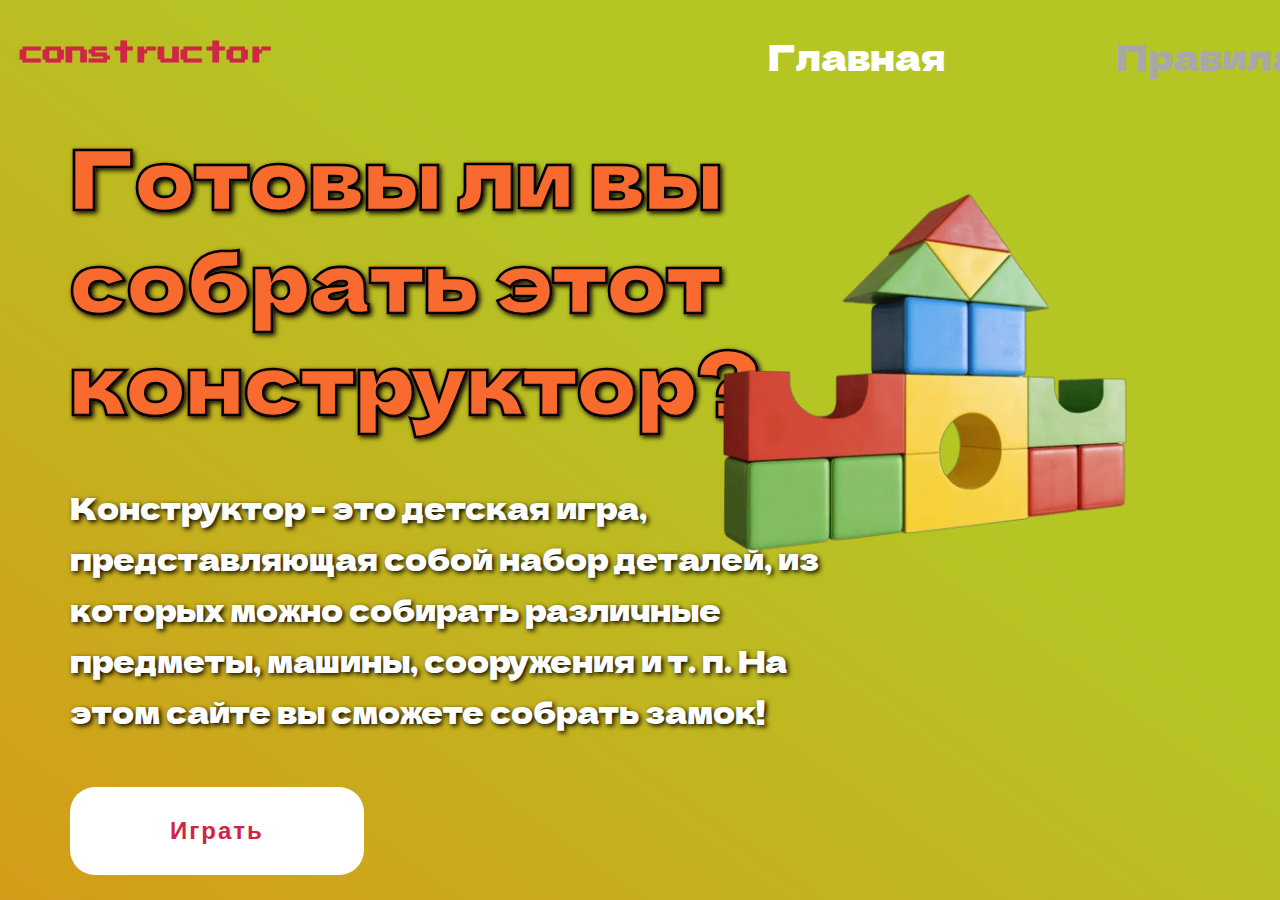
<file: index.html>
<!DOCTYPE html>
<html lang="ru">

<head>
    <meta charset="UTF-8">
    <meta name="viewport" content="width=device-width, initial-scale=1.0">
    <title>constructor</title>
    <link rel="stylesheet" href="css/42.css">
</head>
<body>
    <div class="wrapper">
        <header class="container">
            <span class="logo">constructor</span>
            <nav>
                <ul>
                    <li class="active"><a href="index.html">Главная</a></li>
                    <li><a href="rules.html">Правила</a></li>
                </ul>
            </nav>
        </header>

        <div class="hero container">
            <div class="hero--info">
                <h1>Готовы ли вы собрать этот конструктор?</h1>
                <p>
                    Конструктор - это детская игра, представляющая собой набор деталей, из которых можно собирать
                    различные предметы, машины, сооружения и т. п. На этом сайте вы сможете собрать замок!
                </p>
                <img src="img/castle78.png">
                <button class="btn" id="myButton">Играть</button>
                <div class="overlay" id="overlay">
                    <div class="window">
                        <p>Готовы перейти к игре, не читая правила?</p>
                        <div class="buttons">
                            <button class="yes" onclick="goToPage('play1.html')">Да</button>
                            <button class="no" onclick="goToPage('rules.html')">Нет</button>
                        </div>

                    </div>
                </div>
            </div>
        </div>
    </div>
    <script src="puzzle.js"></script>
</body>

</html>
</file>
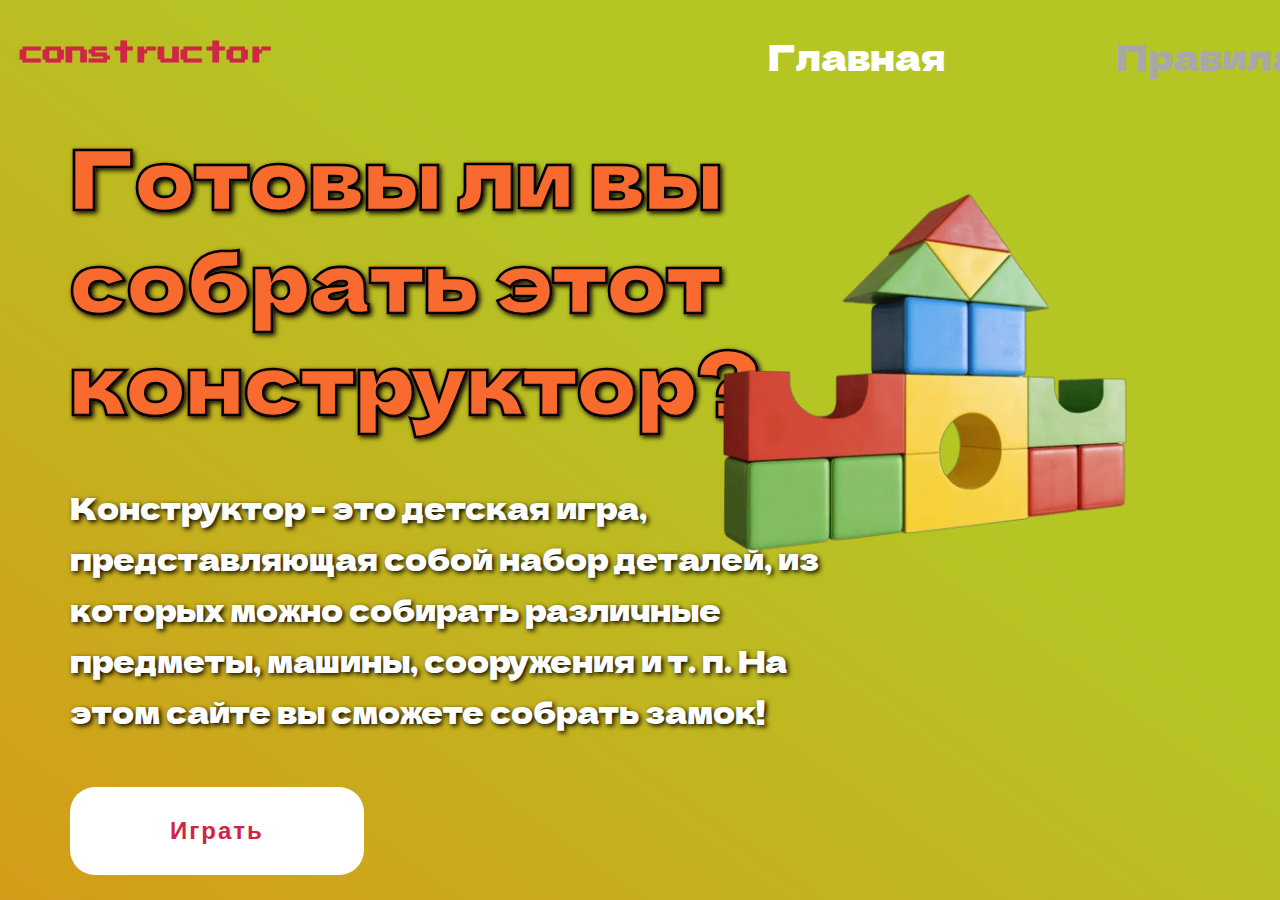
<file: main.html>
<!DOCTYPE html>
<html lang="ru">

<head>
    <meta charset="UTF-8">
    <meta name="viewport" content="width=device-width, initial-scale=1.0">
    <title>constructor</title>
    <link rel="stylesheet" href="css/42.css">
</head>
<body>
    <div class="wrapper">
        <header class="container">
            <span class="logo">constructor</span>
            <nav>
                <ul>
                    <li class="active"><a href="main.html">Главная</a></li>
                    <li><a href="rules.html">Правила</a></li>
                </ul>
            </nav>
        </header>

        <div class="hero container">
            <div class="hero--info">
                <h1>Готовы ли вы собрать этот конструктор?</h1>
                <p>
                    Конструктор - это детская игра, представляющая собой набор деталей, из которых можно собирать
                    различные предметы, машины, сооружения и т. п. На этом сайте вы сможете собрать замок!
                </p>
                <img src="img/castle78.png">
                <button class="btn" id="myButton">Играть</button>
                <div class="overlay" id="overlay">
                    <div class="window">
                        <p>Хотите ли вы сначала прочитать правила?</p>
                        <div class="buttons">
                            <button class="yes" onclick="goToPage('rules.html')">Да</button>
                            <button class="no" onclick="goToPage('play1.html')">Нет</button>
                        </div>

                    </div>
                </div>
            </div>
        </div>
    </div>
    <script src="puzzle.js"></script>
</body>

</html>
</file>
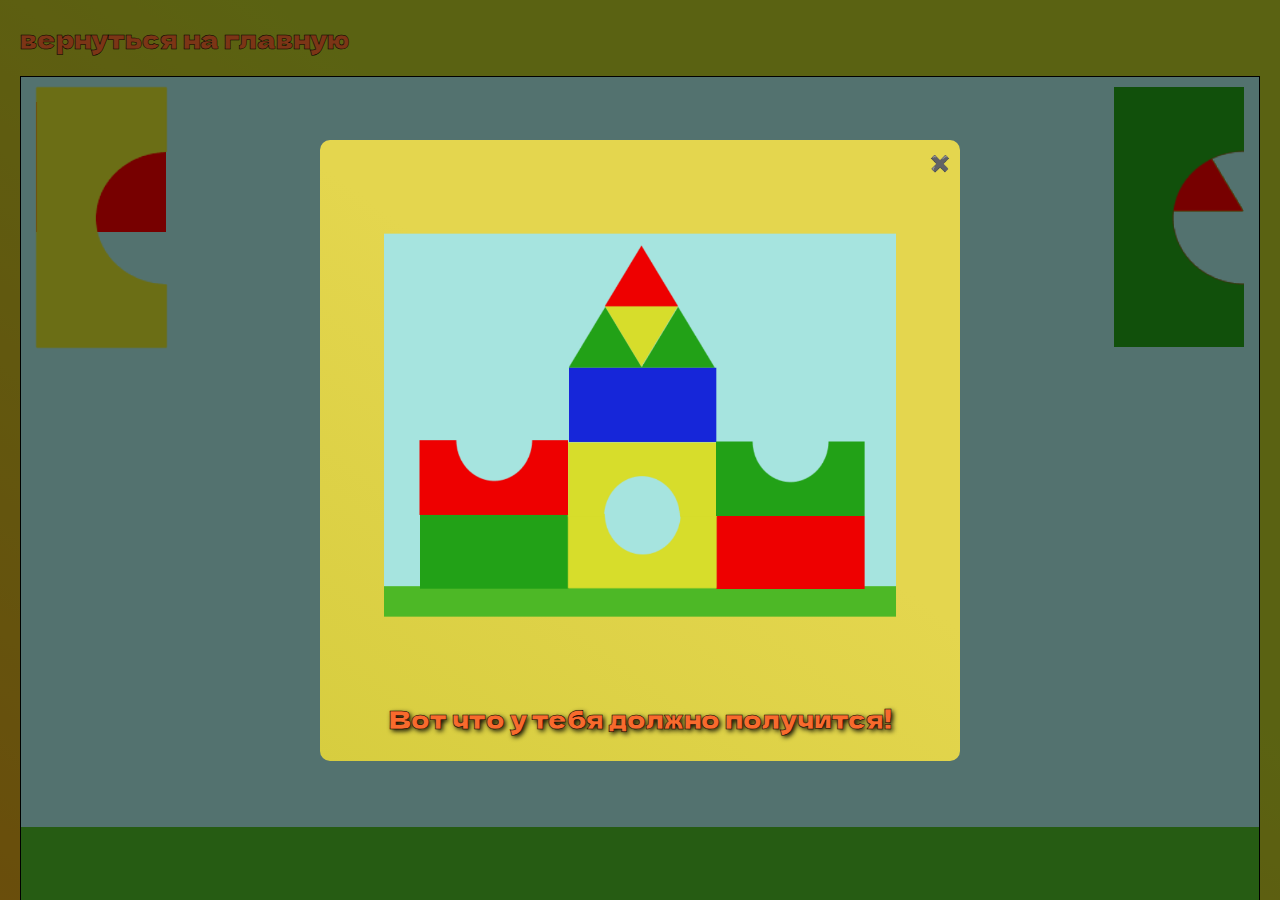
<file: play1.html>
<!DOCTYPE html> 
<html lang="ru"> 
<head> 
    <meta charset="UTF-8"> 
    <meta name="viewport" content="width=device-width, initial-scale=1.0"> 
    <title>puzzle</title> 
    <link rel="stylesheet" href="css/42.css"> 
</head> 
<body> 
    <div class="wrapper">
        <div class="back">
            <a href="index.html">вернуться на главную</a>
        </div>
        <div class="zons">
            <div class="play">
                <img src="img/Rectangle 38.png" alt="" class="left draggable" draggable="false">
                <img src="img/Rectangle 38.png" alt="" class="left draggable" draggable="false">
                <img src="img/Rectangle 36.png" alt="" class="left draggable" draggable="false">
                <img src="img/Rectangle 36.png" alt="" class="left draggable"  draggable="false">
                <img src="img/Rectangle 37.png" alt="" class="left draggable" draggable="false">
                <img src="img/Rectangle 37.png" alt="" class="left draggable" draggable="false">
                <img src="img/Subtract.png" alt="" class="left draggable" draggable="false">
                <img src="img/Subtract.png" alt="" class="left draggable" draggable="false">
                <img src="img/Polygon 3.png" alt="" class="right draggable" draggable="false">
                <img src="img/Polygon 3.png" alt="" class="right draggable" draggable="false">
                <img src="img/Polygon 2.png" alt="" class="right draggable" draggable="false">
                <img src="img/Polygon 4.png" alt="" class="right draggable" draggable="false">
                <img src="img/Subtract 1.png" alt="" class="right draggable" draggable="false">
                <img src="img/Subtract 2.png" alt="" class="right draggable" draggable="false">
                <div class="grass">
                    <button class="button begin" id="begin">Начать</button>
                    <button class="button mix" id="mix">Перемешать</button> 
                </div>
            </div>       
        </div>
        <div class="result" id="result">
            <div class="popup" id="popup">
                <span class="close" onclick="closePopup()">✖️</span>
                <img src="img/custle.png" alt="" class="res">
                <p class="">Вот что у тебя должно получится!</p>
            </div>
        </div>
    </div>  
    <script src="dnd.js"></script>
</body>
</html>
</file>
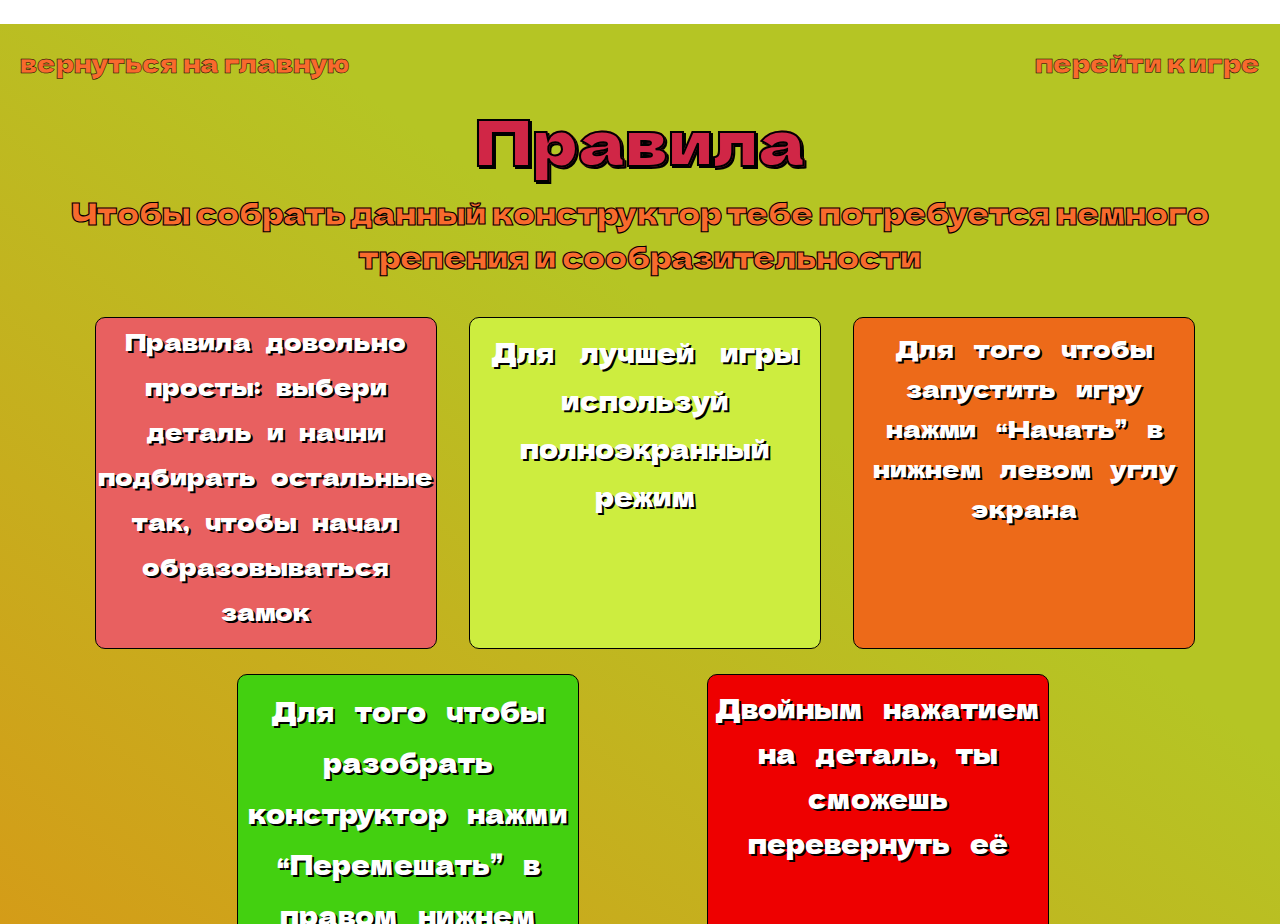
<file: rules.html>
x<!DOCTYPE html> 
<html lang="ru"> 
<head> 
    <meta charset="UTF-8"> 
    <meta name="viewport" content="width=device-width, initial-scale=1.0"> 
    <title>puzzle</title> 
    <link rel="stylesheet" href="css/42.css"> 
</head> 
<body> 
    <div class="wrapper">
        <div class="back">
            <a href="index.html">вернуться на главную</a>
             <a href="play1.html">перейти к игре</a>
        </div>
        <div class="rules">
            <h2>Правила</h2>
            <h3>Чтобы собрать данный конструктор тебе потребуется немного трепения и сообразительности</h3>
            <div class ="blocks1">
                <div class="rectangle1">
                    <p>Правила довольно просты: выбери деталь и начни подбирать остальные так, чтобы начал образовываться замок</p>  
                </div>
                <div class="rectangle2">
                    <p>Для лучшей игры используй полноэкранный режим</p>
                </div>
                <div class="rectangle3">
                    <p>Для того чтобы запустить игру нажми “Начать” в нижнем левом углу экрана</p>
                </div>
            </div>
            <div class="blocks2">
                <div class="rectangle4">
                    <p>Для того чтобы разобрать конструктор нажми “Перемешать” в правом нижнем углу</p>
                </div>
                <div class="rectangle5">
                    <p>Двойным нажатием на деталь, ты сможешь перевернуть её</p>  
                </div> 
            </div>
        </div>
    </div>
</body> 
</html>
</file>
<file: css/42.css>
@import url('https://fonts.googleapis.com/css2?family=Poppins:ital,wght@0,100;0,200;0,300;0,400;0,500;0,600;0,700;0,800;0,900;1,100;1,200;1,300;1,400;1,500;1,600;1,700;1,800;1,900&display=swap');
@import url('https://fonts.googleapis.com/css2?family=Poppins:ital,wght@0,100;0,200;0,300;0,400;0,500;0,600;0,700;0,800;0,900;1,100;1,200;1,300;1,400;1,500;1,600;1,700;1,800;1,900&family=Press+Start+2P&display=swap');
@import url('https://fonts.googleapis.com/css2?family=Dela+Gothic+One&family=Poppins:ital,wght@0,100;0,200;0,300;0,400;0,500;0,600;0,700;0,800;0,900;1,100;1,200;1,300;1,400;1,500;1,600;1,700;1,800;1,900&family=Press+Start+2P&display=swap');

* {
    margin: 0;
    padding: 0;
}

body {
    font-family: "Dela Gothic One", sans-serif;
    font-weight: 400;
    color: #fff;
    font-size: 16px;
}

a {
    text-decoration: none;
}

.wrapper {
    background: rgb(214, 189, 48);
    background: linear-gradient(216deg, rgb(181, 197, 36) 40%, rgba(212, 156, 24, 1) 100%);
    height: 100vh;
    width: 100vw;
    overflow: auto;
}

header {
    font-size: 30px;
    padding-top: 30px;
}


header .logo {
    display: inline-block;
    font-family: "Press Start 2P";
    font-size: 78%;
    font-weight: 800;
    color: #D02646;
    margin-left: 20px;
}


header nav {
    float: right;
    width: 40%;
}

header nav ul {
    list-style: none;
    display: flex;
    justify-content: space-around;
}

header nav ul li {
    display: inline-block;
}

header nav ul li a {
    color: #fff;
    margin-right: 90px;
    width: 10%;
    height: 50px;
    text-align: center;
    padding-top: 10px;
    padding-right: 80px;
    font-size: 35px;
}



header nav ul li:not(.active) a {
    color: #A9A8A9;
}

header nav ul li:not(.btn) a {
    cursor: pointer;
    transition: 0.4s all ease;
    position: relative;
}

header nav ul li:not(.btn) a:hover {
    color: #D02646;
    transition: 0.4s all ease;
}


.hero {
    position: relative;
}

.hero--info {
    width: 880px;
}

.hero--info h1 {
    font-size: 82px;
    font-weight: 70%;
    color: #F86A2D;
    line-height: 1.25;
    padding-left: 70px;
    text-shadow: 2px 2px 5px #000;
    padding-top: 50px;
    -webkit-text-stroke: 0.1px #000;
}

.hero--info p {
    font-weight: 1000px;
    font-size: 30px;
    line-height: 170%;
    padding-left: 70px;
    text-shadow: 2px 2px 5px #000;
    padding-top: 50px;

}

.hero--info img {
    position: absolute;
    top: 70px;
    right: 110px;
    cursor: pointer;
    transition: all ease-in-out 0.5s;
    width: 38%; 
    height: auto; 
}

.hero--info img:hover {
    transform: scale(1.1);
}


.overlay {
    display: none;
    position: fixed;
    top: 0;
    left: 0;
    width: 100%;
    height: 100%;
    background: rgba(0, 0, 0, 0.5);
    justify-content: center;
    align-items: center;
    z-index: 1000;
}

.window {
    background: rgb(228, 214, 78);
    background: linear-gradient(216deg, rgba(228, 214, 78, 1) 45%, rgba(215, 205, 63, 1) 100%);
    border-radius: 10px;
    width: 500px;
    height: 300px;
    ;
    z-index: 1001;
}

.window p {
    font-size: 25px;
    margin-right: 65px;
    text-shadow: 2px 2px 5px #000;
    text-align: center;
    color: #F86A2D;
    -webkit-text-stroke: 0.5px #000;
}

.buttons {
    display: flex;
    justify-content: space-around;
    margin-top: 50px;
}

.yes {
    background: #ffffff;
    border-radius: 15px;
    color: #D02646;
    padding: 10px 20px;
    border: 0;
    transition: all 500ms ease;
    font-size: 24px;
    font-weight: 600;
    letter-spacing: 2px;
}

.yes:hover {
    cursor: pointer;
    transform: scale(1.1);
    letter-spacing: 6px;
}

.yes:active {
    letter-spacing: 3px;
    background-color: #F86A2D;
    color: #fff;
    box-shadow: #000 0px 0px 0px 0px;
    transform: translateY(10px);
    transition: 100ms;
}

.no {
    background: #ffffff;
    border-radius: 15px;
    color: #D02646;
    padding: 10px 20px;
    border: 0;
    transition: all 500ms ease;
    font-size: 24px;
    font-weight: 600;
    letter-spacing: 2px;
}

.no:hover {
    cursor: pointer;
    transform: scale(1.1);
    letter-spacing: 6px;
}

.no:active {
    letter-spacing: 3px;
    background-color: #F86A2D;
    color: #fff;
    box-shadow: #000 0px 0px 0px 0px;
    transform: translateY(10px);
    transition: 100ms;
}

.hero--info .btn {
    background: #fff;
    border-radius: 25px;
    color: #D02646;
    padding: 30px 100px;
    border: 0;
    transition: all 500ms ease;
    font-size: 24px;
    font-weight: 600;
    text-align: left;
    margin-left: 70px;
    margin-top: 50px;
    letter-spacing: 2px;
}

.hero--info .btn:hover {
    cursor: pointer;
    transform: scale(1.1);
    letter-spacing: 6px;
    box-shadow: #000 0px 7px 29px 0px;
}

.hero--info .btn:active {
    letter-spacing: 3px;
    background-color: #F86A2D;
    color: #fff;
    box-shadow: #000 0px 0px 0px 0px;
    transform: translateY(10px);
    transition: 100ms;
}

.back {
    display: flex;
    justify-content: space-between;
}


.back a {
    cursor: pointer;
    transition: 0.4s all ease;
    position: sticky;
    display: inline;
    color: #F86A2D;
    margin-top: 20px;
    margin-left: 20px;
    margin-right: 20px;
    font-size: 25px;
    -webkit-text-stroke: 0.5px #000;
}

.back a:hover {
    color: #D02646;
    transition: 0.4s all ease;
}


.rules h2 {
    text-align: center;
    color: #D02646;
    padding-top: 1%;
    font-size: 63px;
    -webkit-text-stroke: 0.1px #000;
    text-shadow: 2px 2px #000;
}

.rules h3 {
    text-align: center;
    color: #F86A2D;
    font-size: 30px;
    -webkit-text-stroke: 0.1px #000;
    padding-top: 0.5%;
}

.rules .blocks1 {
    display: flex;
    justify-content: space-around;
    padding-top: 3%;
    margin-left: 3%;
    margin-right: 3%;
}

.rules .rectangle1 {
    background-color: #E86060;
    width: 340px;
    height: 330px;
    font-size: 24px;
    text-align: center;
    line-height: 45px;
    word-spacing: 10px;
    border-radius: 10px;
    margin-left: 40px;
    text-shadow: 2px 2px #000;
    border-style: solid;
    border-color: #000;
    border-width: 1px;
    transition: all ease-in-out 0.5s;
}

.rules .rectangle1:hover {
    transform: scale(1.1);
}

.rules .rectangle2 {
    background-color: #CDED3F;
    width: 340px;
    height: 320px;
    font-size: 26px;
    text-align: center;
    padding-top: 10px;
    line-height: 48px;
    word-spacing: 20px;
    border-radius: 10px;
    text-shadow: 2px 2px #000;
    border-style: solid;
    border-color: #000;
    border-width: 1px;
    padding-top: 10px;
    padding-left: 5px;
    padding-right: 5px;
    transition: all ease-in-out 0.5s;
}

.rules .rectangle2:hover {
    transform: scale(1.1);
}

.rules .rectangle3 {
    background-color: #ED6A19;
    width: 340px;
    height: 320px;
    font-size: 24px;
    text-align: center;
    padding-top: 10px;
    line-height: 40px;
    word-spacing: 15px;
    border-radius: 10px;
    margin-right: 30px;
    text-shadow: 2px 2px #000;
    border-style: solid;
    border-color: #000;
    border-width: 1px;
    transition: all ease-in-out 0.5s;
}

.rules .rectangle3:hover {
    transform: scale(1.1);
}

.rules .blocks2 {
    display: flex;
    justify-content: space-around;
    padding-top: 2%;
    padding-left: 13.5%;
    padding-right: 13%;
}

.rules .rectangle4 {
    background-color: #43D010;
    width: 340px;
    height: 320px;
    font-size: 26px;
    text-align: center;
    padding-top: 10px;
    line-height: 51px;
    word-spacing: 15px;
    border-radius: 10px;
    text-shadow: 2px 2px #000;
    border-style: solid;
    border-color: #000;
    border-width: 1px;
    transition: all ease-in-out 0.5s;
}

.rules .rectangle4:hover {
    transform: scale(1.1);
}

.rules .rectangle5 {
    background-color: #EE0000;
    width: 340px;
    height: 320px;
    font-size: 26px;
    text-align: center;
    padding-top: 10px;
    line-height: 45px;
    word-spacing: 15px;
    border-radius: 10px;
    text-shadow: 2px 2px #000;
    border-style: solid;
    border-color: #000;
    border-width: 1px;
    transition: all ease-in-out 0.5s;
}

.rules .rectangle5:hover {
    transform: scale(1.1);
}

.draggable {
    position: absolute;
    z-index: 2;
    cursor: grab;
    touch-action: none;
    top: auto;
    left: auto;
    transform: scale(1.3);
    transition: transform 0.5s;
    top: 40px;
    rotate: 0deg;
}


.zons {
    display: flex;
    justify-content: center;
    align-items: center;
    margin-left: 20px;
    margin-right: 20px;
    margin-top: 20px;
}


.play {
    border-style: solid;
    border-color: #000;
    border-width: 1px;
    width: 100%;
    height: 100%;
    background-color: #a6e4df;
    position: relative;
    z-index: 1;
}

.left {
    left: 30px;
    right: auto;
}

.right {
    right: 30px;
    left: auto;
}

.grass {
    background-color: #4db826;
    width: auto;
    height: 190px;
    margin-top: 750px;
}

.play .button {
    position: absolute;
    background: #fff;
    border-radius: 25px;
    color: #D02646;
    padding: 15px 30px;
    border: 0;
    transition: all 500ms ease;
    font-size: 22px;
    font-weight: 600;
    text-align: left;
    letter-spacing: 2px;
}

.play .button:hover {
    cursor: pointer;
    transform: scale(1.1);
    letter-spacing: 6px;
    box-shadow: #000 0px 7px 29px 0px;
}

.play .button:active {
    letter-spacing: 3px;
    background-color: #F86A2D;
    color: #fff;
    box-shadow: #000 0px 0px 0px 0px;
    transform: translateY(10px);
    transition: 100ms;
}

.begin {
    bottom: 50px;
    left: 40px;

}

.mix {
    bottom: 50px;
    right: 40px;
}


.result {
    display: none;
    /* Скрываем оверлей по умолчанию */
    position: fixed;
    top: 0;
    left: 0;
    width: 100%;
    height: 100%;
    background: rgba(0, 0, 0, 0.5);
    justify-content: center;
    align-items: center;
    z-index: 1000;
}

.popup {
    position: fixed;
    background: rgb(228, 214, 78);
    background: linear-gradient(216deg, rgba(228, 214, 78, 1) 45%, rgba(215, 205, 63, 1) 100%);
    border-radius: 10px;
    width: 50%;
    height: 69%;
    z-index: 1001;
}

.popup img {
    position: absolute;
    top: 50%;
    left: 50%;
    transform: translate(-50%, -50%);
    max-width: 80%;
    max-height: 80%;
    padding-bottom: 50px;
    width: auto;
    height: auto;
}

.popup p {
    position: absolute;
    font-size: 25px;
    text-shadow: 2px 2px 5px #000;
    text-align: center;
    color: #F86A2D;
    -webkit-text-stroke: 0.5px #000;
    bottom: 25px;
    left: 50%;
    transform: translateX(-50%);
    white-space: nowrap;
}

.close {
    position: absolute;
    top: 10px;
    right: 10px;
    cursor: pointer;
}
</file>
